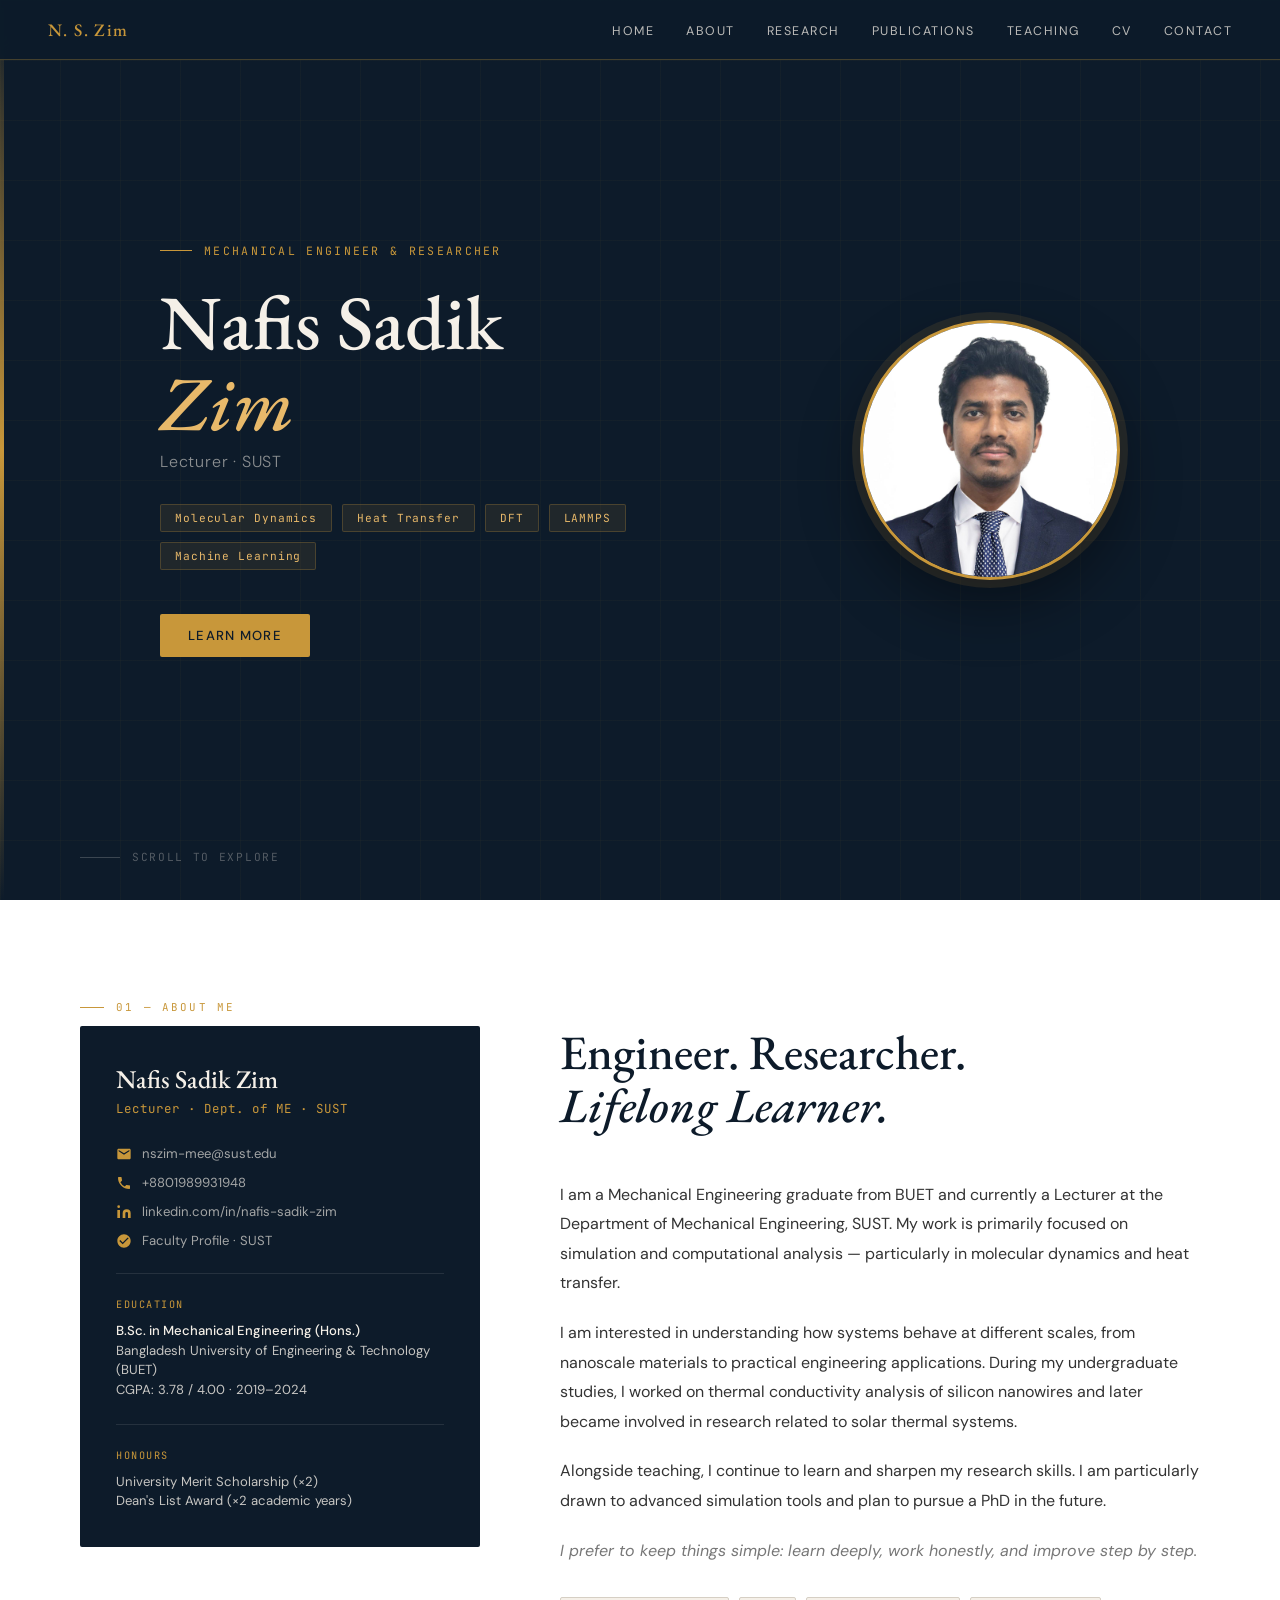
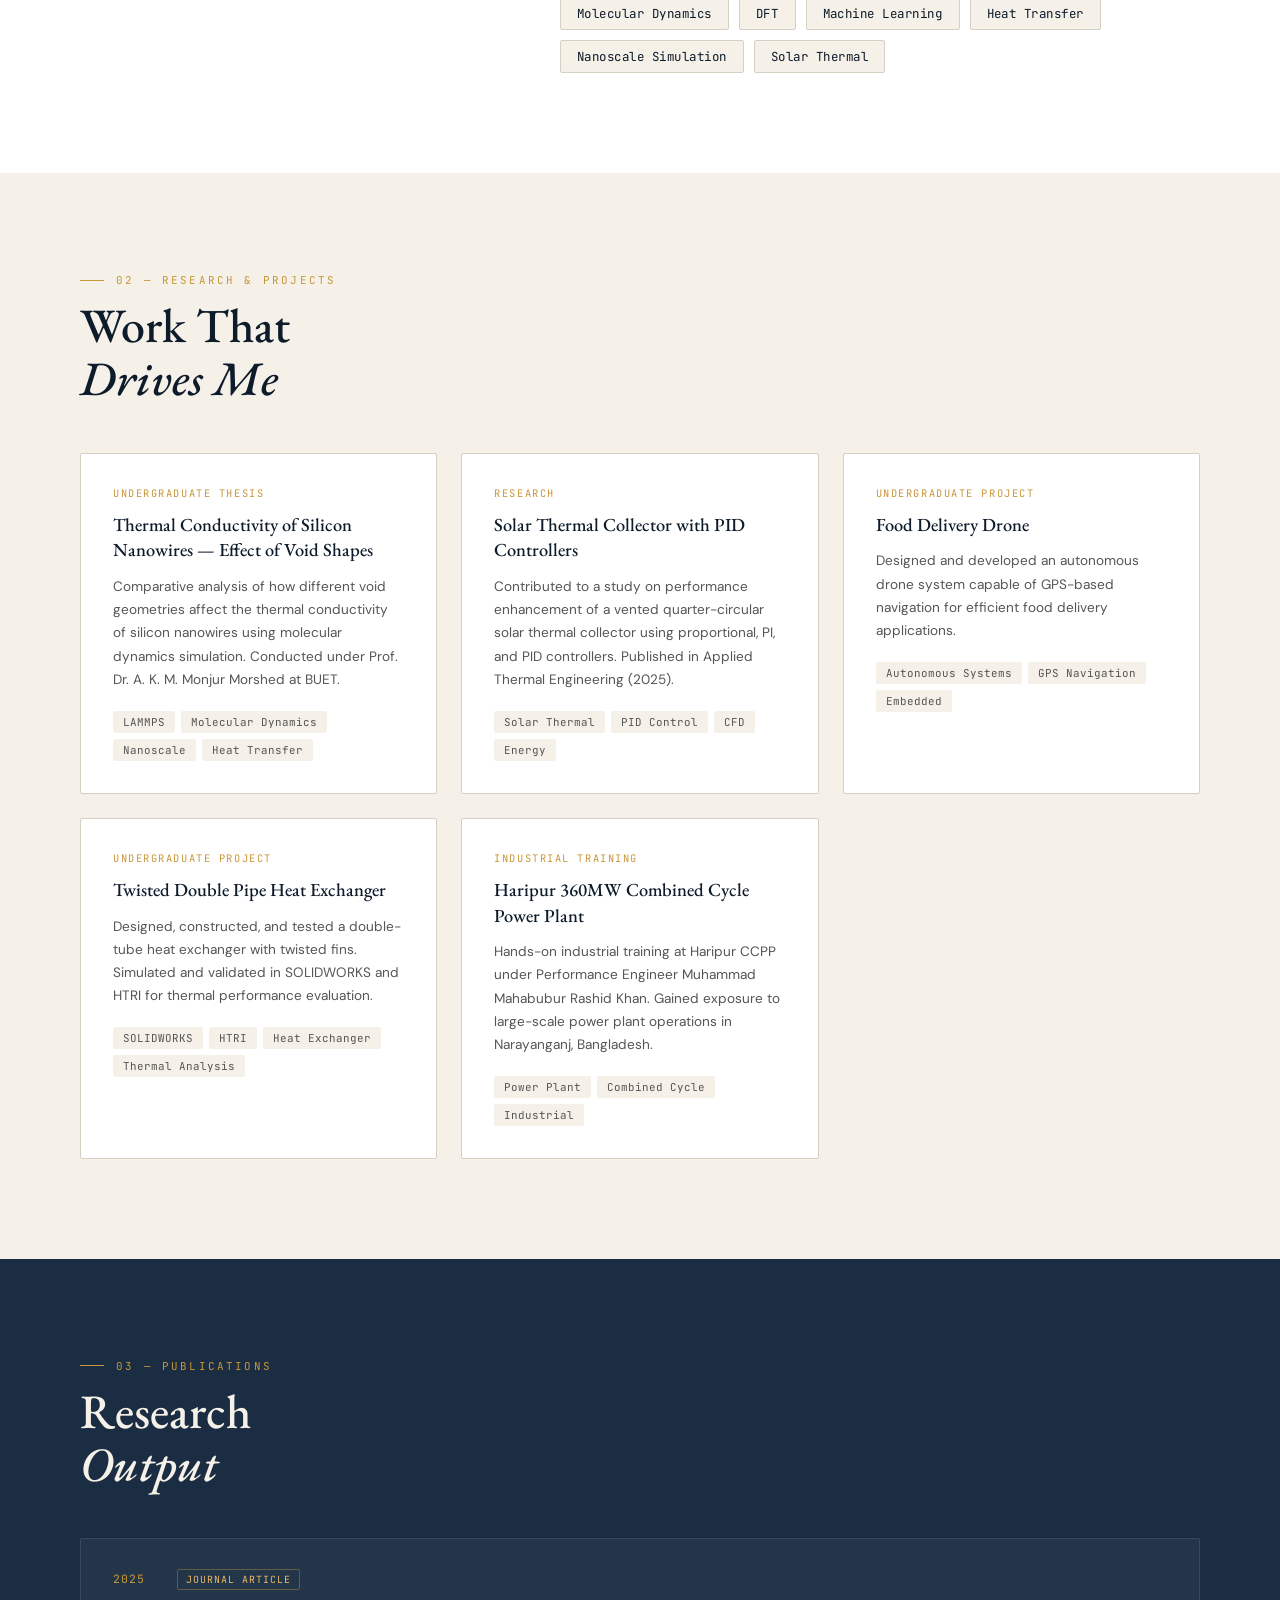
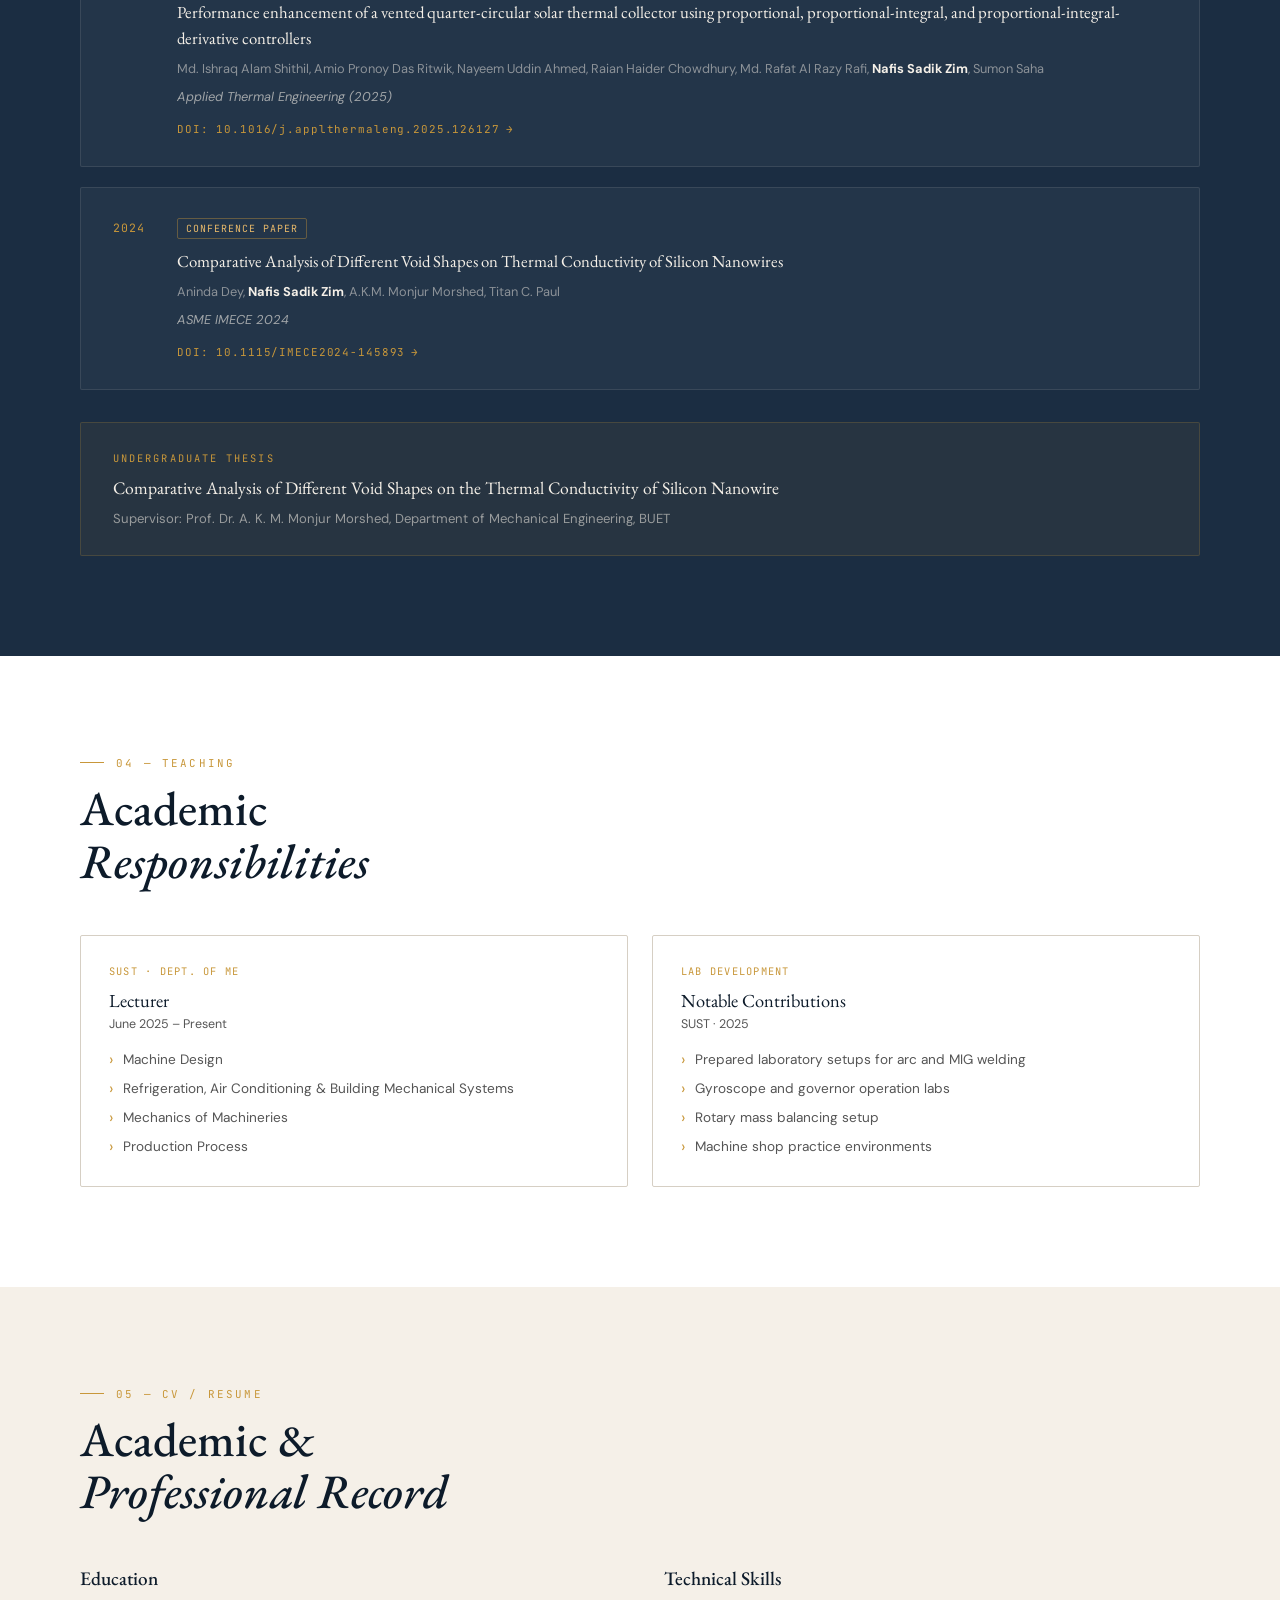
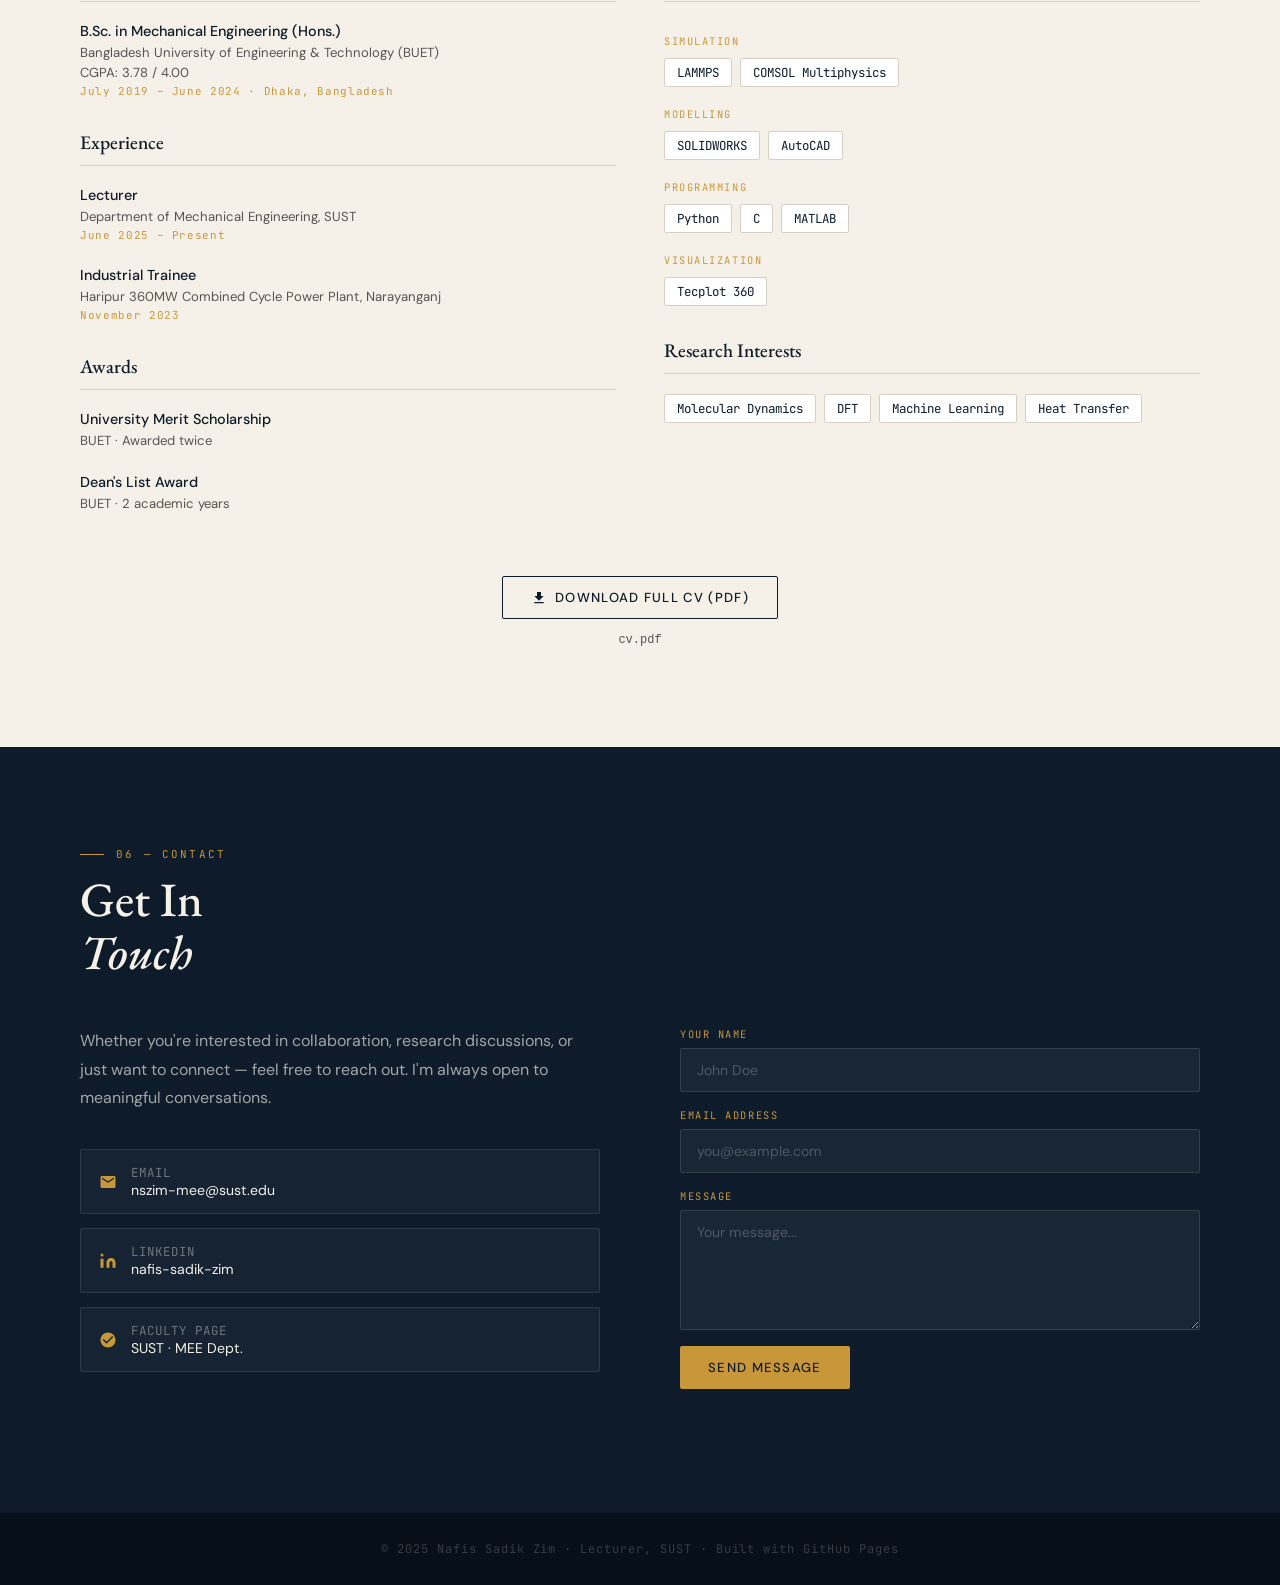
<file: index.html>
<!DOCTYPE html>
<html lang="en">
<head>
  <meta charset="UTF-8" />
  <meta name="viewport" content="width=device-width, initial-scale=1.0"/>
  <title>Nafis Sadik Zim | Mechanical Engineer & Researcher</title>
  <link rel="preconnect" href="https://fonts.googleapis.com">
  <link href="https://fonts.googleapis.com/css2?family=EB+Garamond:ital,wght@0,400;0,500;0,600;1,400&family=DM+Sans:wght@300;400;500&family=JetBrains+Mono:wght@400;500&display=swap" rel="stylesheet">
  <link rel="stylesheet" href="style.css"/>
</head>
<body>

  <!-- Navigation -->
  <div id="nav-placeholder"></div>

  <!-- Sections -->
  <div id="home-placeholder"></div>
  <div id="about-placeholder"></div>
  <div id="research-placeholder"></div>
  <div id="publications-placeholder"></div>
  <div id="teaching-placeholder"></div>
  <div id="cv-placeholder"></div>
  <div id="contact-placeholder"></div>

  <!-- Footer -->
  <footer>
    © 2025 Nafis Sadik Zim · Lecturer, SUST · Built with GitHub Pages
  </footer>

  <script>
    // Loads each section HTML file into its placeholder
    const sections = [
      { id: 'nav-placeholder',          file: 'sections/nav.html' },
      { id: 'home-placeholder',         file: 'sections/home.html' },
      { id: 'about-placeholder',        file: 'sections/about.html' },
      { id: 'research-placeholder',     file: 'sections/research.html' },
      { id: 'publications-placeholder', file: 'sections/publications.html' },
      { id: 'teaching-placeholder',     file: 'sections/teaching.html' },
      { id: 'cv-placeholder',           file: 'sections/cv.html' },
      { id: 'contact-placeholder',      file: 'sections/contact.html' },
    ];

    sections.forEach(({ id, file }) => {
      fetch(file)
        .then(res => res.text())
        .then(html => {
          document.getElementById(id).innerHTML = html;
        });
    });
  </script>

</body>
</html>
</file>
<file: style.css>
/* ─────────────────────────────────────────
   style.css — Nafis Sadik Zim Personal Site
   Edit colors/fonts here to change the whole site at once
───────────────────────────────────────── */

:root {
  --navy:        #0d1b2a;
  --slate:       #1b2d42;
  --accent:      #c8973a;
  --accent-light:#e8b96a;
  --cream:       #f5f0e8;
  --cream-dark:  #ece5d8;
  --text:        #1a1a1a;
  --text-muted:  #555;
  --border:      #d6cfc4;
  --white:       #ffffff;
}

* { margin: 0; padding: 0; box-sizing: border-box; }
html { scroll-behavior: smooth; }
body {
  font-family: 'DM Sans', sans-serif;
  background: var(--cream);
  color: var(--text);
  overflow-x: hidden;
}

/* ─── NAV ─── */
nav {
  position: fixed;
  top: 0; left: 0; right: 0;
  z-index: 100;
  background: rgba(13, 27, 42, 0.97);
  backdrop-filter: blur(10px);
  display: flex;
  justify-content: space-between;
  align-items: center;
  padding: 0 48px;
  height: 60px;
  border-bottom: 1px solid rgba(200,151,58,0.3);
}
.nav-logo {
  font-family: 'EB Garamond', serif;
  font-size: 1.1rem;
  color: var(--accent);
  letter-spacing: 0.08em;
  font-weight: 500;
}
.nav-links { display: flex; gap: 32px; list-style: none; }
.nav-links a {
  font-size: 0.78rem;
  color: rgba(245,240,232,0.75);
  text-decoration: none;
  letter-spacing: 0.12em;
  text-transform: uppercase;
  font-weight: 400;
  transition: color 0.2s;
}
.nav-links a:hover { color: var(--accent); }

/* ─── SHARED SECTION LAYOUT ─── */
section { padding: 100px 80px; }

.section-label {
  font-family: 'JetBrains Mono', monospace;
  font-size: 0.68rem;
  color: var(--accent);
  letter-spacing: 0.2em;
  text-transform: uppercase;
  margin-bottom: 12px;
  display: flex;
  align-items: center;
  gap: 12px;
}
.section-label::before {
  content: '';
  display: block;
  width: 24px;
  height: 1px;
  background: var(--accent);
}
h2 {
  font-family: 'EB Garamond', serif;
  font-size: clamp(2rem, 4vw, 3rem);
  font-weight: 500;
  line-height: 1.1;
  margin-bottom: 48px;
  color: var(--navy);
}

/* ─── HOME ─── */
#home {
  min-height: 100vh;
  background: var(--navy);
  display: flex;
  align-items: center;
  position: relative;
  overflow: hidden;
}
.hero-bg-pattern {
  position: absolute; inset: 0;
  background-image:
    linear-gradient(rgba(200,151,58,0.04) 1px, transparent 1px),
    linear-gradient(90deg, rgba(200,151,58,0.04) 1px, transparent 1px);
  background-size: 60px 60px;
}
.hero-accent-bar {
  position: absolute;
  left: 0; top: 0; bottom: 0;
  width: 4px;
  background: linear-gradient(to bottom, transparent, var(--accent), transparent);
}
.hero-content {
  position: relative;
  z-index: 2;
  padding: 0 80px;
  max-width: 900px;
  animation: fadeUp 1s ease both;
}
@keyframes fadeUp {
  from { opacity: 0; transform: translateY(30px); }
  to   { opacity: 1; transform: translateY(0); }
}
.hero-tag {
  font-family: 'JetBrains Mono', monospace;
  font-size: 0.72rem;
  color: var(--accent);
  letter-spacing: 0.2em;
  text-transform: uppercase;
  margin-bottom: 24px;
  display: flex;
  align-items: center;
  gap: 12px;
}
.hero-tag::before {
  content: '';
  display: block;
  width: 32px;
  height: 1px;
  background: var(--accent);
}
h1 {
  font-family: 'EB Garamond', serif;
  font-size: clamp(3rem, 6vw, 5.5rem);
  color: var(--cream);
  line-height: 1.05;
  font-weight: 500;
  margin-bottom: 8px;
}
.hero-title-italic { font-style: italic; color: var(--accent-light); }
.hero-subtitle {
  font-size: 1rem;
  color: rgba(245,240,232,0.55);
  font-weight: 300;
  letter-spacing: 0.05em;
  margin-bottom: 32px;
}
.hero-focus { display: flex; flex-wrap: wrap; gap: 10px; margin-bottom: 44px; }
.hero-pill {
  font-family: 'JetBrains Mono', monospace;
  font-size: 0.7rem;
  background: rgba(200,151,58,0.1);
  color: var(--accent-light);
  border: 1px solid rgba(200,151,58,0.25);
  padding: 6px 14px;
  border-radius: 2px;
  letter-spacing: 0.08em;
}
.hero-cta {
  display: inline-flex;
  align-items: center;
  gap: 10px;
  background: var(--accent);
  color: var(--navy);
  padding: 13px 28px;
  font-size: 0.82rem;
  font-weight: 500;
  letter-spacing: 0.1em;
  text-transform: uppercase;
  text-decoration: none;
  border-radius: 2px;
  transition: background 0.2s, transform 0.2s;
}
.hero-cta:hover { background: var(--accent-light); transform: translateY(-1px); }
.hero-scroll {
  position: absolute;
  bottom: 36px; left: 80px;
  display: flex;
  align-items: center;
  gap: 12px;
  color: rgba(245,240,232,0.3);
  font-size: 0.7rem;
  letter-spacing: 0.15em;
  text-transform: uppercase;
  font-family: 'JetBrains Mono', monospace;
}
.scroll-line { width: 40px; height: 1px; background: rgba(245,240,232,0.2); }

/* ─── ABOUT ─── */
#about { background: var(--white); }
.about-grid {
  display: grid;
  grid-template-columns: 1fr 1.6fr;
  gap: 80px;
  align-items: start;
}
.about-card {
  background: var(--navy);
  padding: 36px;
  border-radius: 2px;
  position: sticky;
  top: 80px;
}
.about-name {
  font-family: 'EB Garamond', serif;
  font-size: 1.6rem;
  color: var(--cream);
  font-weight: 500;
  margin-bottom: 4px;
}
.about-role {
  font-size: 0.78rem;
  color: var(--accent);
  letter-spacing: 0.08em;
  margin-bottom: 28px;
  font-family: 'JetBrains Mono', monospace;
}
.about-contact-item {
  display: flex;
  align-items: flex-start;
  gap: 10px;
  margin-bottom: 12px;
  font-size: 0.82rem;
  color: rgba(245,240,232,0.65);
}
.about-contact-item a {
  color: rgba(245,240,232,0.65);
  text-decoration: none;
  transition: color 0.2s;
  word-break: break-all;
}
.about-contact-item a:hover { color: var(--accent); }
.contact-icon { width: 16px; height: 16px; flex-shrink: 0; margin-top: 1px; fill: var(--accent); }
.about-divider { height: 1px; background: rgba(245,240,232,0.1); margin: 24px 0; }
.about-cred-label {
  font-family: 'JetBrains Mono', monospace;
  font-size: 0.64rem;
  color: var(--accent);
  letter-spacing: 0.15em;
  text-transform: uppercase;
  margin-bottom: 10px;
}
.about-cred { font-size: 0.82rem; color: rgba(245,240,232,0.8); line-height: 1.5; }
.about-cred strong { color: var(--cream); display: block; font-weight: 500; }
.about-bio { font-size: 1rem; line-height: 1.85; color: #333; }
.about-bio p { margin-bottom: 20px; }
.about-bio p:last-child { margin-bottom: 0; }
.interests-grid { display: flex; flex-wrap: wrap; gap: 10px; margin-top: 32px; }
.interest-tag {
  background: var(--cream);
  border: 1px solid var(--border);
  padding: 7px 16px;
  font-size: 0.78rem;
  font-family: 'JetBrains Mono', monospace;
  color: var(--navy);
  border-radius: 2px;
  letter-spacing: 0.04em;
}

/* ─── RESEARCH ─── */
#research { background: var(--cream); }
.projects-grid {
  display: grid;
  grid-template-columns: repeat(auto-fit, minmax(320px, 1fr));
  gap: 24px;
}
.project-card {
  background: var(--white);
  border: 1px solid var(--border);
  padding: 32px;
  border-radius: 2px;
  transition: box-shadow 0.25s, transform 0.25s;
  position: relative;
}
.project-card::before {
  content: '';
  position: absolute;
  top: 0; left: 0; right: 0;
  height: 3px;
  background: var(--accent);
  transform: scaleX(0);
  transform-origin: left;
  transition: transform 0.3s;
}
.project-card:hover { box-shadow: 0 8px 32px rgba(0,0,0,0.08); transform: translateY(-3px); }
.project-card:hover::before { transform: scaleX(1); }
.project-type {
  font-family: 'JetBrains Mono', monospace;
  font-size: 0.65rem;
  color: var(--accent);
  letter-spacing: 0.15em;
  text-transform: uppercase;
  margin-bottom: 12px;
}
.project-title {
  font-family: 'EB Garamond', serif;
  font-size: 1.15rem;
  font-weight: 500;
  color: var(--navy);
  margin-bottom: 12px;
  line-height: 1.4;
}
.project-desc { font-size: 0.85rem; color: var(--text-muted); line-height: 1.7; margin-bottom: 20px; }
.project-tags { display: flex; flex-wrap: wrap; gap: 6px; }
.project-tag {
  font-size: 0.68rem;
  background: var(--cream);
  color: var(--text-muted);
  padding: 4px 10px;
  border-radius: 2px;
  font-family: 'JetBrains Mono', monospace;
}

/* ─── PUBLICATIONS ─── */
#publications { background: var(--slate); }
#publications h2 { color: var(--cream); }
.pub-list { display: flex; flex-direction: column; gap: 20px; }
.pub-card {
  background: rgba(255,255,255,0.04);
  border: 1px solid rgba(245,240,232,0.1);
  padding: 28px 32px;
  border-radius: 2px;
  display: grid;
  grid-template-columns: auto 1fr;
  gap: 24px;
  align-items: start;
  transition: background 0.2s;
}
.pub-card:hover { background: rgba(255,255,255,0.07); }
.pub-year {
  font-family: 'JetBrains Mono', monospace;
  font-size: 0.72rem;
  color: var(--accent);
  letter-spacing: 0.08em;
  padding-top: 4px;
  min-width: 40px;
}
.pub-type {
  display: inline-block;
  font-family: 'JetBrains Mono', monospace;
  font-size: 0.62rem;
  border: 1px solid rgba(200,151,58,0.4);
  color: var(--accent-light);
  padding: 3px 8px;
  border-radius: 2px;
  letter-spacing: 0.1em;
  text-transform: uppercase;
  margin-bottom: 10px;
}
.pub-title {
  font-family: 'EB Garamond', serif;
  font-size: 1.05rem;
  color: var(--cream);
  line-height: 1.5;
  font-weight: 400;
  margin-bottom: 8px;
}
.pub-authors { font-size: 0.8rem; color: rgba(245,240,232,0.5); line-height: 1.5; margin-bottom: 10px; }
.pub-journal { font-size: 0.8rem; color: rgba(245,240,232,0.6); font-style: italic; margin-bottom: 12px; }
.pub-link {
  font-family: 'JetBrains Mono', monospace;
  font-size: 0.68rem;
  color: var(--accent);
  text-decoration: none;
  letter-spacing: 0.08em;
  display: inline-flex;
  align-items: center;
  gap: 6px;
  transition: color 0.2s;
}
.pub-link:hover { color: var(--accent-light); }
.pub-link::after { content: '→'; }
.thesis-block {
  margin-top: 32px;
  background: rgba(200,151,58,0.07);
  border: 1px solid rgba(200,151,58,0.2);
  padding: 28px 32px;
  border-radius: 2px;
}
.thesis-label {
  font-family: 'JetBrains Mono', monospace;
  font-size: 0.65rem;
  color: var(--accent);
  letter-spacing: 0.2em;
  text-transform: uppercase;
  margin-bottom: 10px;
}
.thesis-title { font-family: 'EB Garamond', serif; font-size: 1.1rem; color: var(--cream); margin-bottom: 8px; line-height: 1.5; }
.thesis-supervisor { font-size: 0.82rem; color: rgba(245,240,232,0.55); }

/* ─── TEACHING ─── */
#teaching { background: var(--white); }
.teaching-grid { display: grid; grid-template-columns: 1fr 1fr; gap: 24px; }
.teaching-card { border: 1px solid var(--border); padding: 28px; border-radius: 2px; }
.teaching-inst {
  font-family: 'JetBrains Mono', monospace;
  font-size: 0.65rem;
  color: var(--accent);
  letter-spacing: 0.12em;
  text-transform: uppercase;
  margin-bottom: 10px;
}
.teaching-title { font-family: 'EB Garamond', serif; font-size: 1.15rem; color: var(--navy); margin-bottom: 4px; }
.teaching-date { font-size: 0.78rem; color: var(--text-muted); margin-bottom: 18px; }
.course-list { list-style: none; display: flex; flex-direction: column; gap: 8px; }
.course-list li {
  font-size: 0.85rem;
  color: var(--text-muted);
  display: flex;
  gap: 10px;
  align-items: flex-start;
  line-height: 1.5;
}
.course-list li::before { content: '›'; color: var(--accent); font-size: 1rem; flex-shrink: 0; line-height: 1.3; }

/* ─── CV ─── */
#cv { background: var(--cream); }
.cv-grid { display: grid; grid-template-columns: 1fr 1fr; gap: 48px; }
.cv-section-title {
  font-family: 'EB Garamond', serif;
  font-size: 1.2rem;
  color: var(--navy);
  font-weight: 500;
  margin-bottom: 20px;
  padding-bottom: 10px;
  border-bottom: 1px solid var(--border);
}
.cv-item { margin-bottom: 24px; }
.cv-item-title { font-size: 0.9rem; font-weight: 500; color: var(--navy); margin-bottom: 4px; }
.cv-item-sub { font-size: 0.82rem; color: var(--text-muted); margin-bottom: 3px; }
.cv-item-date { font-family: 'JetBrains Mono', monospace; font-size: 0.68rem; color: var(--accent); letter-spacing: 0.06em; }
.skills-section { margin-top: 32px; }
.skill-group { margin-bottom: 20px; }
.skill-group-label {
  font-family: 'JetBrains Mono', monospace;
  font-size: 0.65rem;
  color: var(--accent);
  letter-spacing: 0.15em;
  text-transform: uppercase;
  margin-bottom: 10px;
}
.skill-tags { display: flex; flex-wrap: wrap; gap: 8px; }
.skill-tag {
  background: var(--white);
  border: 1px solid var(--border);
  font-size: 0.78rem;
  padding: 5px 12px;
  border-radius: 2px;
  color: var(--navy);
  font-family: 'JetBrains Mono', monospace;
}
.cv-download-row { margin-top: 40px; text-align: center; }
.btn-outline {
  display: inline-flex;
  align-items: center;
  gap: 8px;
  border: 1.5px solid var(--navy);
  color: var(--navy);
  padding: 12px 28px;
  font-size: 0.82rem;
  font-weight: 500;
  letter-spacing: 0.1em;
  text-transform: uppercase;
  text-decoration: none;
  border-radius: 2px;
  transition: background 0.2s, color 0.2s;
}
.btn-outline:hover { background: var(--navy); color: var(--cream); }

/* ─── CONTACT ─── */
#contact { background: var(--navy); }
#contact h2 { color: var(--cream); }
#contact .section-label { color: var(--accent); }
.contact-layout { display: grid; grid-template-columns: 1fr 1fr; gap: 80px; align-items: start; }
.contact-text { font-size: 1rem; color: rgba(245,240,232,0.65); line-height: 1.8; margin-bottom: 36px; }
.contact-links { display: flex; flex-direction: column; gap: 14px; }
.contact-link-item {
  display: flex;
  align-items: center;
  gap: 14px;
  padding: 14px 18px;
  background: rgba(255,255,255,0.04);
  border: 1px solid rgba(245,240,232,0.1);
  border-radius: 2px;
  text-decoration: none;
  transition: background 0.2s, border-color 0.2s;
}
.contact-link-item:hover { background: rgba(200,151,58,0.08); border-color: rgba(200,151,58,0.3); }
.contact-link-icon { width: 18px; height: 18px; fill: var(--accent); flex-shrink: 0; }
.contact-link-label {
  font-size: 0.78rem;
  color: rgba(245,240,232,0.4);
  font-family: 'JetBrains Mono', monospace;
  letter-spacing: 0.08em;
  text-transform: uppercase;
  display: block;
}
.contact-link-value { font-size: 0.88rem; color: var(--cream); display: block; }
.contact-form { display: flex; flex-direction: column; gap: 16px; }
.form-group { display: flex; flex-direction: column; gap: 7px; }
.form-label {
  font-family: 'JetBrains Mono', monospace;
  font-size: 0.65rem;
  color: var(--accent);
  letter-spacing: 0.15em;
  text-transform: uppercase;
}
.form-input, .form-textarea {
  background: rgba(255,255,255,0.05);
  border: 1px solid rgba(245,240,232,0.12);
  padding: 12px 16px;
  border-radius: 2px;
  font-size: 0.88rem;
  color: var(--cream);
  font-family: 'DM Sans', sans-serif;
  transition: border-color 0.2s;
  outline: none;
}
.form-input:focus, .form-textarea:focus { border-color: rgba(200,151,58,0.5); }
.form-textarea { resize: vertical; min-height: 120px; }
.form-input::placeholder, .form-textarea::placeholder { color: rgba(245,240,232,0.25); }
.btn-primary {
  background: var(--accent);
  color: var(--navy);
  border: none;
  padding: 13px 28px;
  font-size: 0.82rem;
  font-weight: 500;
  letter-spacing: 0.1em;
  text-transform: uppercase;
  border-radius: 2px;
  cursor: pointer;
  transition: background 0.2s;
  font-family: 'DM Sans', sans-serif;
  align-self: flex-start;
}
.btn-primary:hover { background: var(--accent-light); }

/* ─── FOOTER ─── */
footer {
  background: #070f19;
  text-align: center;
  padding: 28px 80px;
  font-size: 0.75rem;
  color: rgba(245,240,232,0.2);
  letter-spacing: 0.08em;
  font-family: 'JetBrains Mono', monospace;
}

/* ─── RESPONSIVE ─── */
@media (max-width: 900px) {
  nav { padding: 0 24px; }
  .nav-links { gap: 18px; }
  .nav-links a { font-size: 0.7rem; }
  section { padding: 70px 24px; }
  .hero-content { padding: 0 24px; }
  .hero-scroll { left: 24px; }
  h1 { font-size: 2.8rem; }
  .about-grid, .teaching-grid, .cv-grid, .contact-layout {
    grid-template-columns: 1fr;
    gap: 32px;
  }
  .about-card { position: static; }
}
@media (max-width: 600px) {
  .nav-links { display: none; }
  h1 { font-size: 2.2rem; }
  .pub-card { grid-template-columns: 1fr; gap: 10px; }
}
</file>
